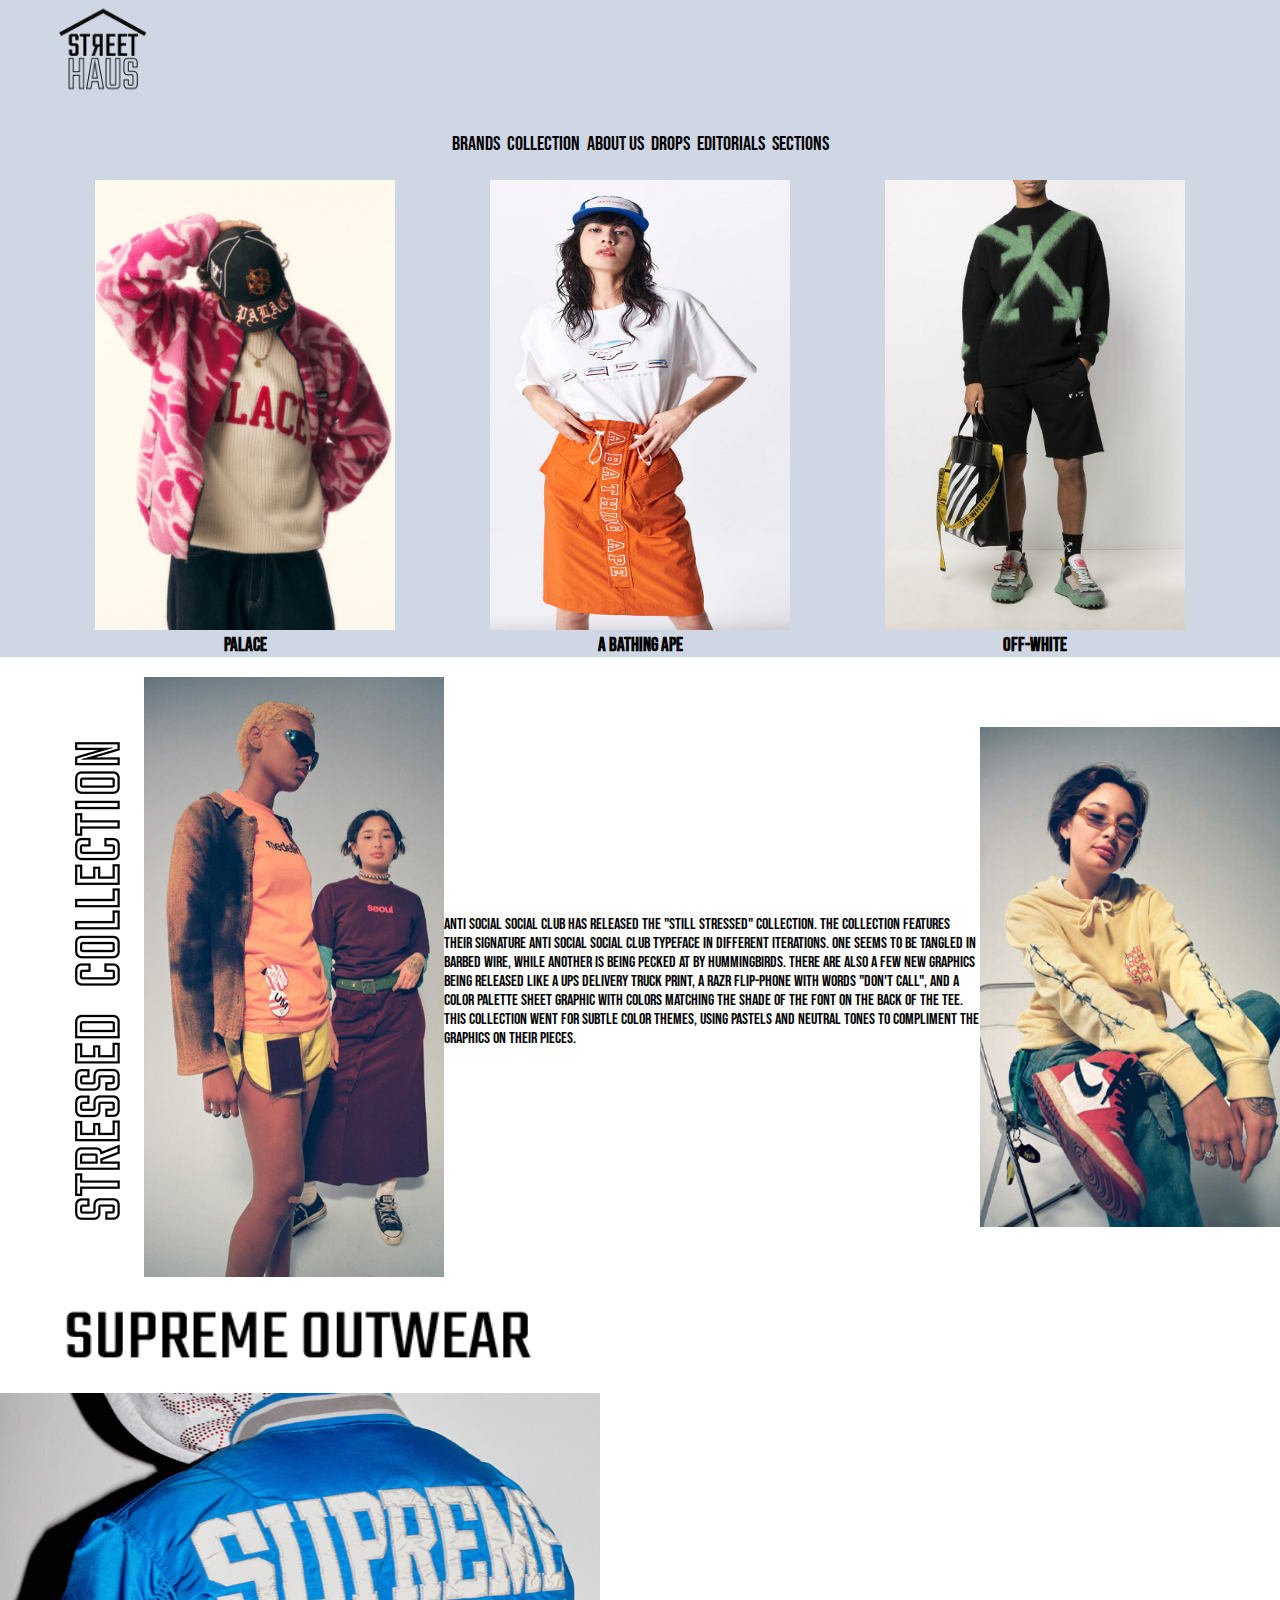
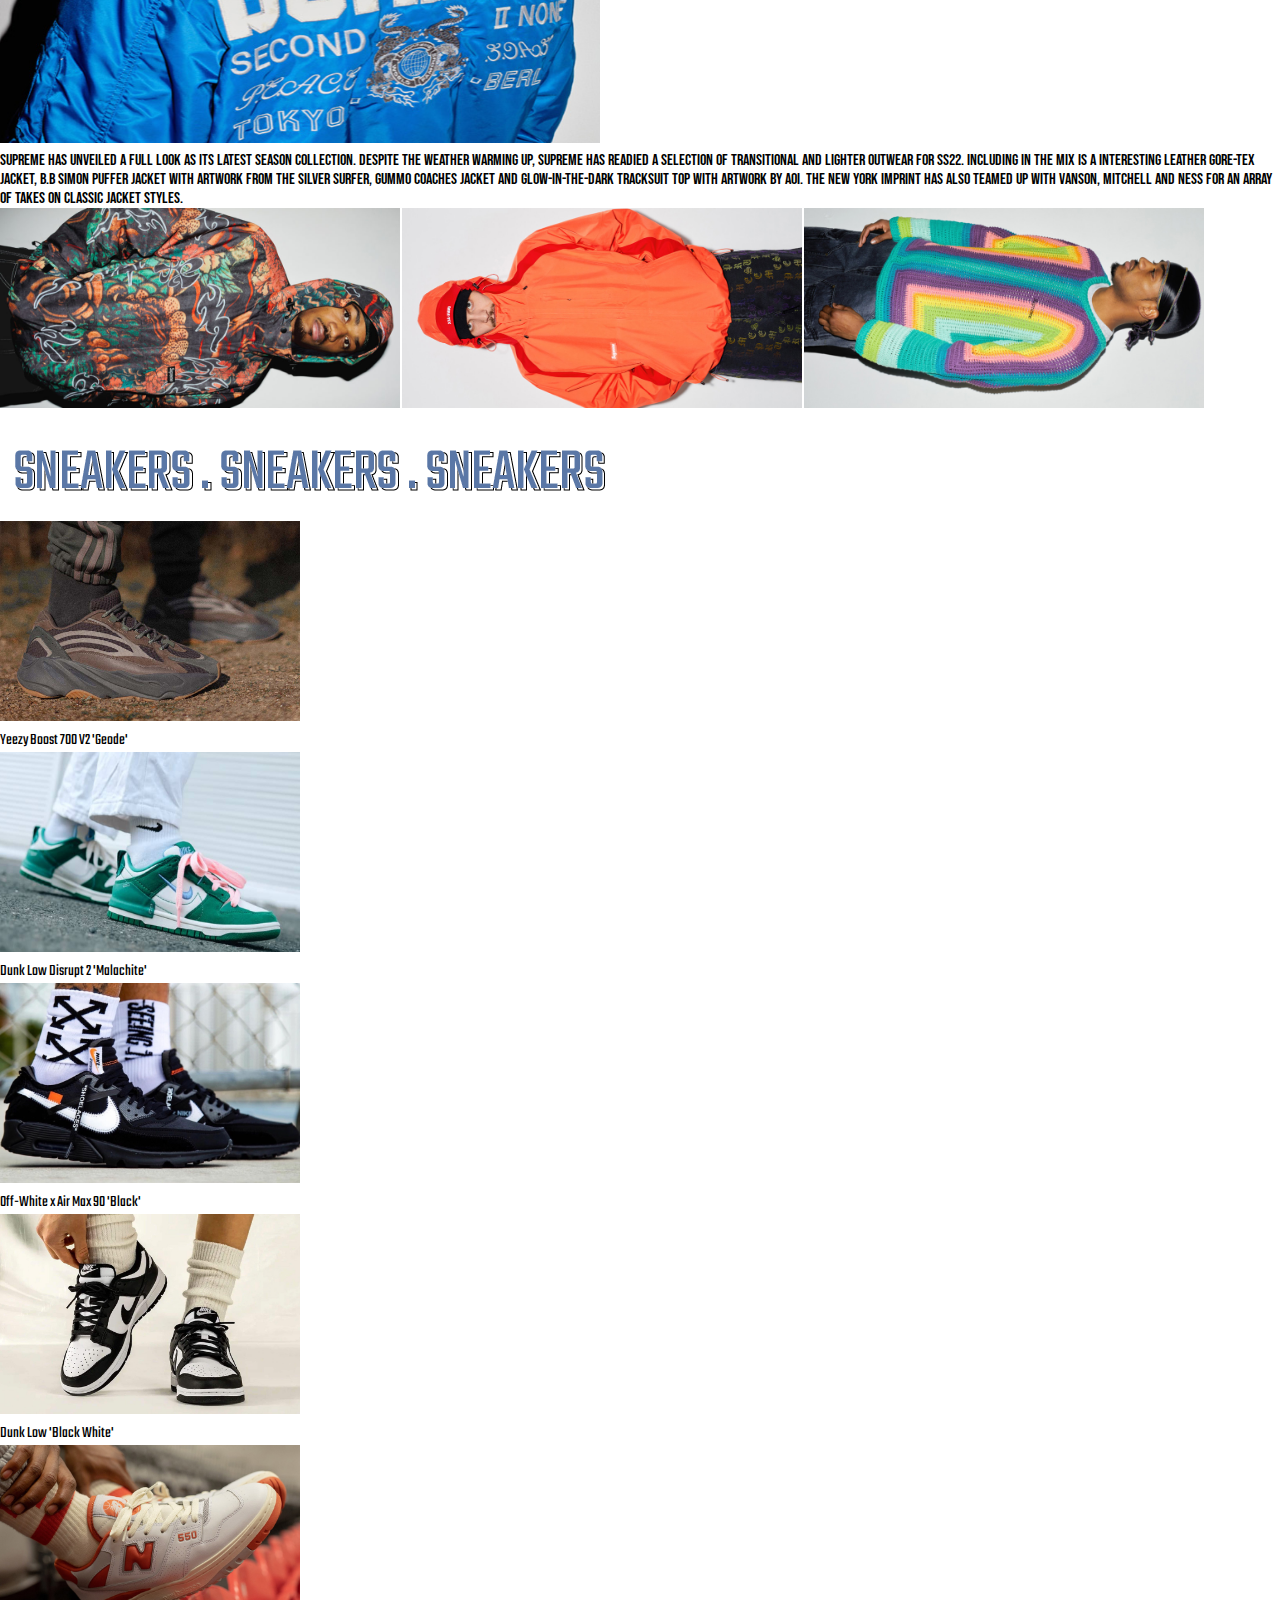
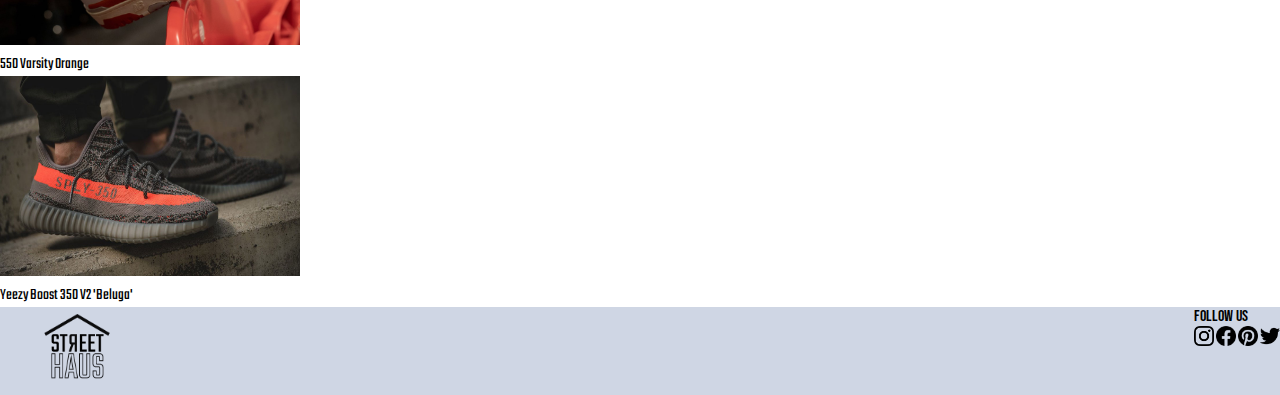
<file: index.html>
<!DOCTYPE html>
<html lan="en">
  <head>
    <meta charset="utf-8">
    <meta http-equiv="X-UA-Compatible" content="IE=edge">
    <meta name="viewpont" content="width=device-width, initial-1.0">
    <title>STREETHAUS</title>
    <link href="https://cdn.jsdelivr.net/npm/bootstrap@5.1.3/dist/css/bootstrap.min.css" rel="stylesheet" integrity="sha384-1BmE4kWBq78iYhFldvKuhfTAU6auU8tT94WrHftjDbrCEXSU1oBoqyl2QvZ6jIW3" crossorigin="anonymous">
    <link href="css/styles.css" rel="stylesheet" type="text/css">
    <link rel="preconnect" href="https://fonts.googleapis.com">
<link rel="preconnect" href="https://fonts.gstatic.com" crossorigin>
<link href="https://fonts.googleapis.com/css2?family=Bebas+Neue&family=Teko:wght@600&display=swap" rel="stylesheet">
  </head>
  <body>
  <div class="logo-container">
       <div class="col-sm text-center">
       <img src="images/Artboard 11x.png"
         width="200"
         height="100"/>
       </div>
  </div>
  <div class="nav">
      <ul class="nav-links">
          <li><a class="active" href="web.html">Brands</a></li>
          <li><a href="collections.html">Collection</a></li>
          <li><a href="contact.html">About Us</a></li>
          <li><a href="contact.html">Drops</a></li>
          <li><a href="contact.html">Editorials</a></li>
          <li><a href="contact.html">Sections</a></li>
     </div>
  <div class="top-container">
       <div>
       <img src="images/palace.jpg"
         width="300"
         height="450"/>
         <h3> PALACE </h3>
        </div>
       <div>
       <img src="images/bathingape.jpg"
         width="300"
         height="450"/>
         <h3> A BATHING APE </h3>
        </div>
       <div>
         <img src="images/offwhite.jpg"
           width="300"
           height="450"/>
           <h3> OFF-WHITE </h3>
         </div>
     </div>
     <div class="middle-container">
        <div class="row2">
          <div class="stresstitle">
            <img src="images/stressed.png" class="stressed"/>
            </div>
          <div class="col-sm">
            <img src="images/stressed1.jpg"
              width="300"
              height="600"/>
            </div>
          <div class="paragraph1">
            <p> Anti Social Social Club has released the "still Stressed" collection. The collection features their signature Anti Social Social Club typeface in different iterations. One seems to be tangled in barbed wire, while another is being pecked at by hummingbirds. There are also a few new graphics being released like a UPS delivery truck print, a Razr flip-phone with words "DON'T CALL", and a color palette sheet graphic with colors matching the shade of the font on the back of the tee. This collection went for subtle color themes, using pastels and neutral tones to compliment the graphics on their pieces.
            </p>
            </div>
          <div class="col-sm">
            <img src="images/stressed3.jpg"
              width="300"
              height="500"/>
            </div>
          </div>
        </div>
      <div class="container">
        <div class="row">
          <div class="col-sm">
            <img src="images/Artboard 2.png"
              width="600"
              height="100"/>
            </div>
          </div>
        </div>
      <div class="para">
        <div class="row">
          <div class="col-sm">
            <img src="images/supreme1.jpg"
              width="600"
              height="350"/>
              <p> Supreme has unveiled a full look as its latest season collection. Despite the weather warming up, Supreme has readied a selection of transitional and lighter outwear for SS22. Including in the mix is a interesting Leather GORE-TEX jacket, B.B Simon Puffer jacket with artwork from The Silver Surfer, Gummo Coaches jacket and glow-in-the-dark tracksuit top with artwork by AOI. The New York imprint has also teamed up with vanson, Mitchell and Ness for an array of takes on classic jacket styles. </p>
            </div>
          <div class="col-sm">
            <img src="images/supreme2.jpg"
              width="400"
              height="200"/>
            <img src="images/supreme3.jpg"
              width="400"
              height="200"/>
            <img src="images/supreme4.jpg"
              width="400"
              height="200"/>
            </div>
          </div>
        </div>
      <div class="container">
        <div class="row">
          <div class="col-sm text-center">
            <img src="images/Artboard 3.png"/>
             </div>
           </div>
         </div>
      <div class="container">
        <div class="row">
          <div class="col-sm">
            <img src="images/sneaker1.jpg"
              width="300"
              height="200"/>
             </div>
          <div class="col-sm text-center">
              Yeezy Boost 700 V2 'Geode'
             </div>
          <div class="col-sm">
            <img src="images/sneaker2.jpg"
              width="300"
              height="200"/>
             </div>
          <div class="col-sm text-center">
              Dunk Low Disrupt 2 'Malachite'
             </div>
           </div>
         </div>
      <div class="container">
        <div class="row">
          <div class="col-sm">
            <img src="images/sneaker3.jpg"
              width="300"
              height="200"/>
             </div>
          <div class="col-sm text-center">
              Off-White x Air Max 90 'Black'
             </div>
          <div class="col-sm">
            <img src="images/sneaker4.jpg"
              width="300"
              height="200"/>
             </div>
          <div class="col-sm text-center">
              Dunk Low 'Black White'
             </div>
           </div>
         </div>
       <div class="container">
        <div class="row">
          <div class="col-sm">
            <img src="images/sneaker5.jpg"
              width="300"
              height="200"/>
             </div>
          <div class="col-sm text-center">
              550 Varsity Orange
             </div>
          <div class="col-sm">
            <img src="images/sneaker6.jpg"
              width="300"
              height="200"/>
             </div>
          <div class="col-sm text-center">
              Yeezy Boost 350 V2 'Beluga'
             </div>
           </div>
         </div>
         <div class="footer">
           <div class="col-sm">
              <img src="images/Artboard 11x.png"
              width="150"
              height="80"/>
              </div>
           <div class="col-sm">

              </div>
           <div class="col-sm">
             <p> FOLLOW US </p>
             <img src="images/ig.png"
               width="20"
               height="20"/>
             <img src="images/facebook.png"
               width="20"
               height="20"/>
             <img src="images/pinterest.png"
               width="20"
               height="20"/>
             <img src="images/twitter.png"
               width="20"
               height="20"/>
               </div>
           </div>
       <script src="https://cdn.jsdelivr.net/npm/bootstrap@5.1.3/dist/js/bootstrap.bundle.min.js" integrity="sha384-ka7Sk0Gln4gmtz2MlQnikT1wXgYsOg+OMhuP+IlRH9sENBO0LRn5q+8nbTov4+1p" crossorigin="anonymous"></script>
     </body>
   </html>
</file>
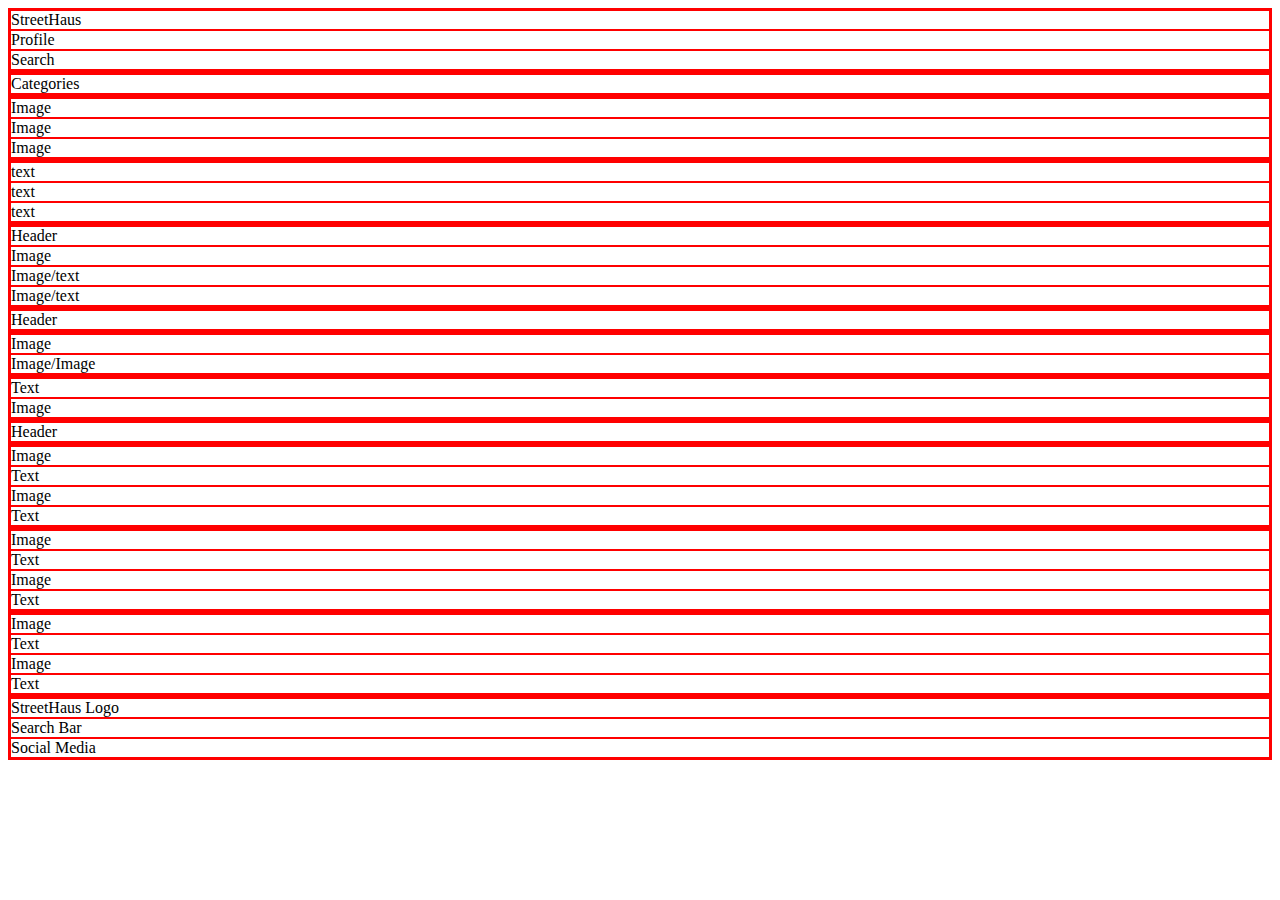
<file: alondra-2.html>
<!DOCTYPE html>
<html lan="en">
  <head>
    <title>STREETHAUS</title>
    <link href="https://cdn.jsdelivr.net/npm/bootstrap@5.1.3/dist/css/bootstrap.min.css" rel="stylesheet" integrity="sha384-1BmE4kWBq78iYhFldvKuhfTAU6auU8tT94WrHftjDbrCEXSU1oBoqyl2QvZ6jIW3" crossorigin="anonymous">
    <style>
      body div { border: 1px solid red; }
    </style>

  </head>
  <body>
  <div class="container">
      <div class="row">
       <div class="col-sm border">
          StreetHaus
        </div>
       <div class="col-sm border">
          Profile
        </div>
        <div class="col-sm border">
          Search
       </div>
     </div>
   </div>
  <div class="container">
      <div class="row">
       <div class="col-sm border text-center">
          Categories
       </div>
     </div>
   </div>
  <div class="container">
      <div class= "row">
       <div class="col-sm border">
           Image
         </div>
       <div class="col-sm border">
           Image
         </div>
       <div class="col-sm border">
           Image
         </div>
       </div>
     </div>
  <div class="container">
      <div class="row">
       <div class="col-sm border">
           text
         </div>
       <div class="col-sm border">
           text
         </div>
       <div class="col-sm border">
           text
         </div>
       </div>
     </div>
  <div class="container">
     <div class="row">
       <div class="col-sm border">
           Header
         </div>
       <div class="col-sm border">
           Image
         </div>
       <div class="col-sm border">
           Image/text
         </div>
       <div class="col-sm border">
           Image/text
         </div>
       </div>
     </div>
   <div class="container">
     <div class="row">
       <div class="col-sm border">
           Header
         </div>
       </div>
     </div>
   <div class="container">
     <div class="row">
       <div class="col-sm border">
           Image
         </div>
       <div class="col-sm border">
           Image/Image
         </div>
       </div>
     </div>
   <div class="container">
     <div class="row">
       <div class="col-sm border">
           Text
          </div>
       <div class="col-sm border">
           Image
          </div>
        </div>
      </div>
   <div class="container">
     <div class="row">
       <div class="col-sm border text-center">
           Header
          </div>
        </div>
      </div>
   <div class="container">
     <div class="row">
       <div class="col-sm border">
           Image
          </div>
       <div class="col-sm border">
           Text
          </div>
       <div class="col-sm border">
           Image
          </div>
       <div class="col-sm border">
           Text
          </div>
        </div>
      </div>
   <div class="container">
     <div class="row">
       <div class="col-sm border">
           Image
          </div>
       <div class="col-sm border">
           Text
          </div>
       <div class="col-sm border">
           Image
          </div>
       <div class="col-sm border">
           Text
          </div>
        </div>
      </div>
    <div class="container">
     <div class="row">
       <div class="col-sm border">
           Image
          </div>
       <div class="col-sm border">
           Text
          </div>
       <div class="col-sm border">
           Image
          </div>
       <div class="col-sm border">
           Text
          </div>
        </div>
      </div>
   <div class="container">
     <div class="row">
       <div class="col-sm border">
           StreetHaus Logo
          </div>
       <div class="col-sm border">
           Search Bar
          </div>
       <div class="col-sm border">
           Social Media
           </div>
         </div>
       </div>
    <script src="https://cdn.jsdelivr.net/npm/bootstrap@5.1.3/dist/js/bootstrap.bundle.min.js" integrity="sha384-ka7Sk0Gln4gmtz2MlQnikT1wXgYsOg+OMhuP+IlRH9sENBO0LRn5q+8nbTov4+1p" crossorigin="anonymous"></script>
  </body>
</html>
</file>
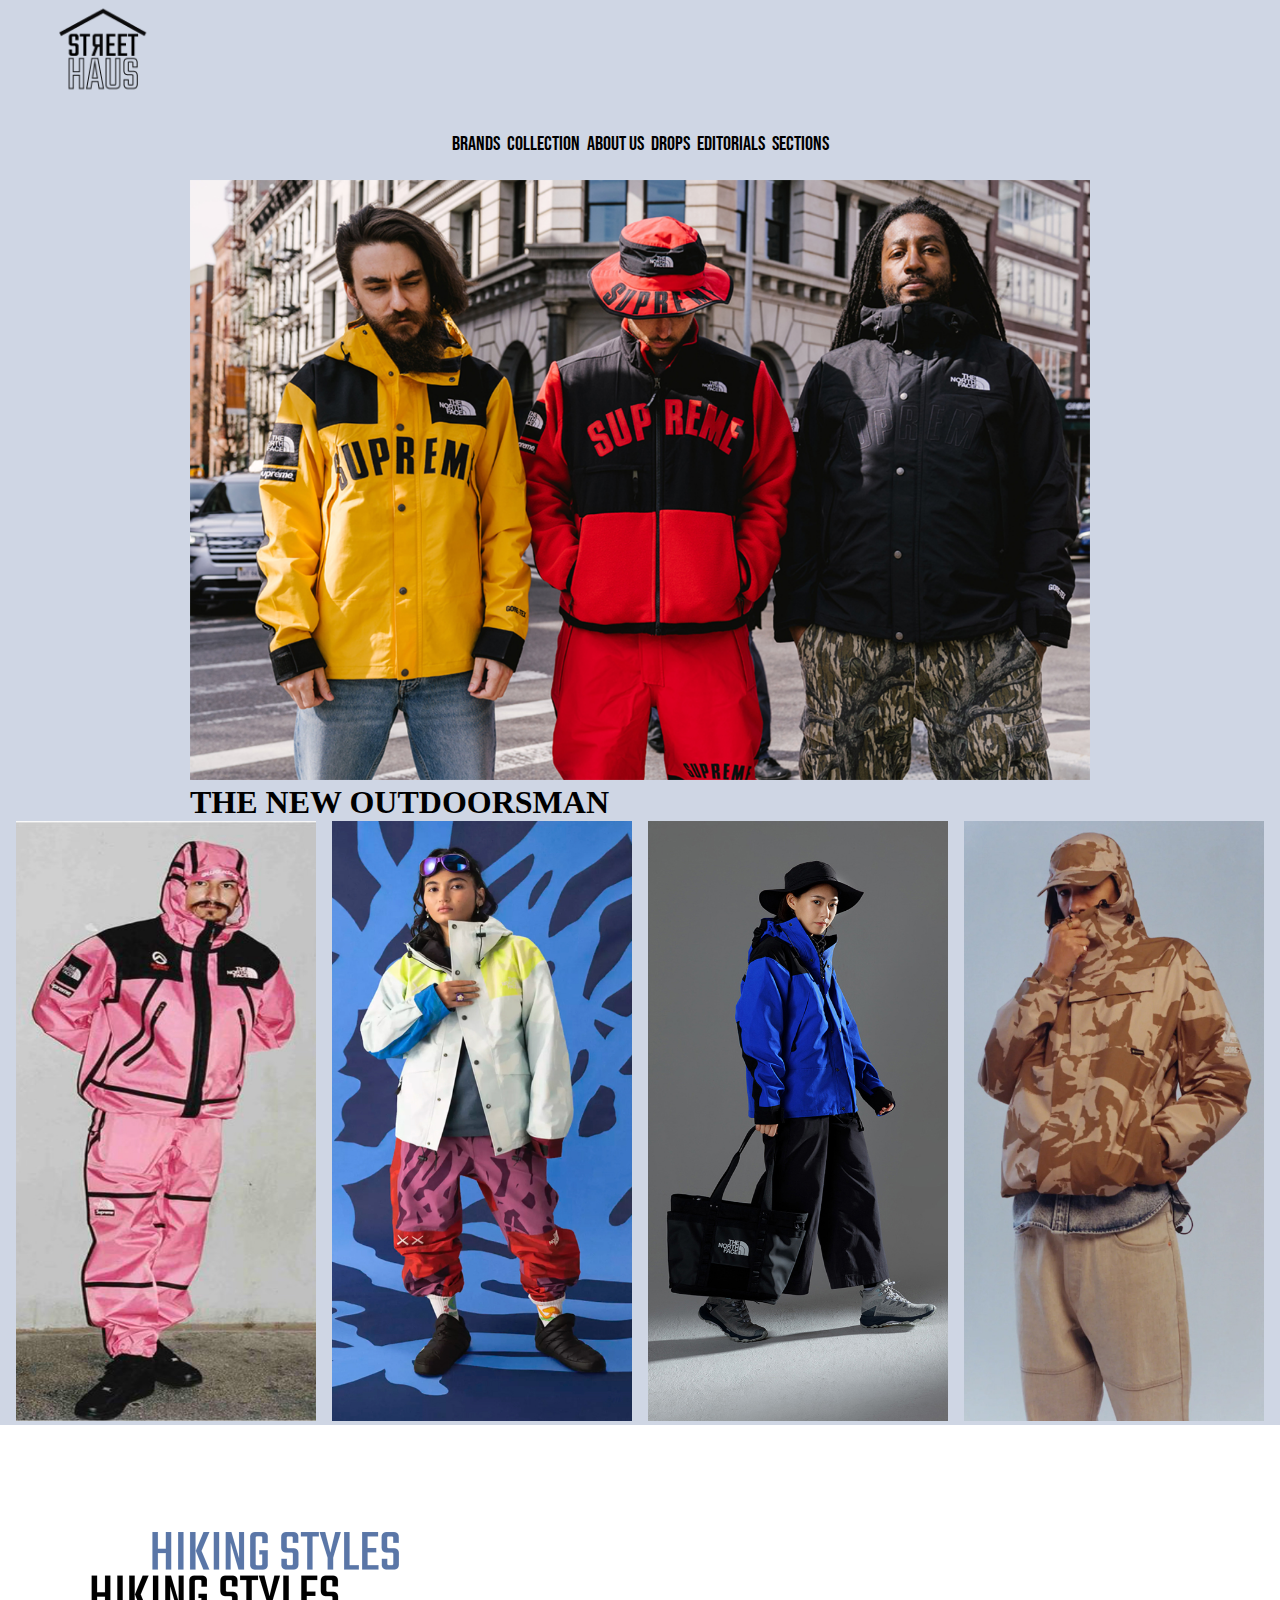
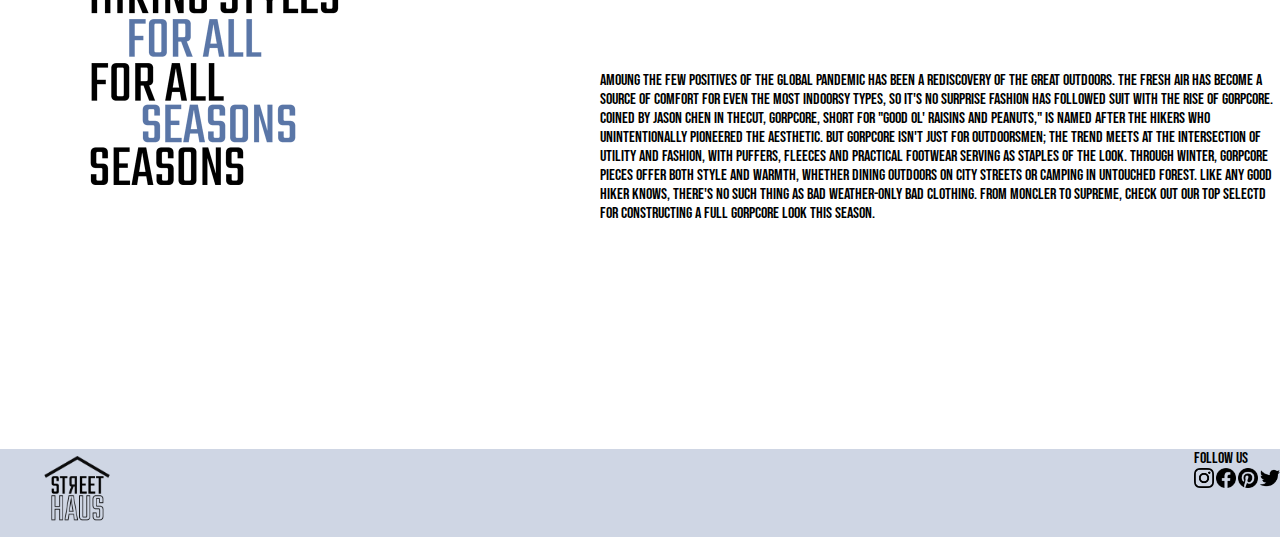
<file: collections.html>
<!DOCTYPE html>
<html lang="en">
<head>
    <meta charset="UTF-8">
    <meta http-equiv="X-UA-Compatible" content="IE=edge">
    <meta name="viewport" content="width=device-width, initial-scale=1.0">
    <title>Collections</title>
    <link href="https://cdn.jsdelivr.net/npm/bootstrap@5.1.3/dist/css/bootstrap.min.css" rel="stylesheet" integrity="sha384-1BmE4kWBq78iYhFldvKuhfTAU6auU8tT94WrHftjDbrCEXSU1oBoqyl2QvZ6jIW3" crossorigin="anonymous">
    <link href="css/styles.css" rel="stylesheet" type="text/css">
    <link rel="preconnect" href="https://fonts.googleapis.com">
<link rel="preconnect" href="https://fonts.gstatic.com" crossorigin>
<link href="https://fonts.googleapis.com/css2?family=Bebas+Neue&family=Teko:wght@600&display=swap" rel="stylesheet">

</head>
<body>
    <div class="logo-container">
        <div class="col-sm text-center">
        <img src="images/Artboard 11x.png"
          width="200"
          height="100"/>
        </div>
   </div>
   <div class="nav">
       <ul class="nav-links">
           <li><a href="web.html">Brands</a></li>
           <li><a class="active"href="collections.html">Collection</a></li>
           <li><a href="contact.html">About Us</a></li>
           <li><a href="contact.html">Drops</a></li>
           <li><a href="contact.html">Editorials</a></li>
           <li><a href="contact.html">Sections</a></li>
      </div>
    <div class="top-container">
           <div>
           <img src="images/top.png"
             width="900"
             height="600"/>
             <h1> THE NEW OUTDOORSMAN </h1>
            </div>
        </div>
        <div class="top-container">
             <div>
             <img src="images/pink.jpg"
               width="300"
               height="600"/>
              </div>
             <div>
             <img src="images/apeone.jpg"
               width="300"
               height="600"/>
              </div>
             <div>
               <img src="images/bag.jpg"
                 width="300"
                 height="600"/>
               </div>
              <div>
                <img src="images/camo.jpg"
                  width="300"
                  height="600"/>
              </div>
           </div>
           <div class="middle-container">
              <div class="row2">
                <div class="stresstitle">
                  <img src="images/hiking.png"
                  width="600"
                  height="600"/>
                  </div>
                <div class="paragraph1">
                  <p> Amoung the few positives of the global pandemic has been a rediscovery of the great outdoors. The fresh air has become a source of comfort for even the most indoorsy types, so it's no surprise fashion has followed suit with the rise of gorpcore. Coined by Jason Chen in TheCut, gorpcore, short for "good ol' raisins and peanuts," is named after the hikers who unintentionally pioneered the aesthetic. But gorpcore isn't just for outdoorsmen; the trend meets at the intersection of utility and fashion, with puffers, fleeces and practical footwear serving as staples of the look. Through winter, gorpcore pieces offer both style and warmth, whether dining outdoors on city streets or camping in untouched forest. Like any good hiker knows, there's no such thing as bad weather-only bad clothing. From Moncler to Supreme, check out our top selectd for constructing a full gorpcore look this season.
                  </p>
                  </div>
                </div>
              </div>




      <div class="footer">
        <div class="col-sm">
           <img src="images/Artboard 11x.png"
           width="150"
           height="80"/>
           </div>
        <div class="col-sm">

           </div>
        <div class="col-sm">
          <p> FOLLOW US </p>
          <img src="images/ig.png"
            width="20"
            height="20"/>
          <img src="images/facebook.png"
            width="20"
            height="20"/>
          <img src="images/pinterest.png"
            width="20"
            height="20"/>
          <img src="images/twitter.png"
            width="20"
            height="20"/>
            </div>
        </div>
     <script src="https://cdn.jsdelivr.net/npm/bootstrap@5.1.3/dist/js/bootstrap.bundle.min.js" integrity="sha384-ka7Sk0Gln4gmtz2MlQnikT1wXgYsOg+OMhuP+IlRH9sENBO0LRn5q+8nbTov4+1p" crossorigin="anonymous"></script>
</body>
</html>
</file>
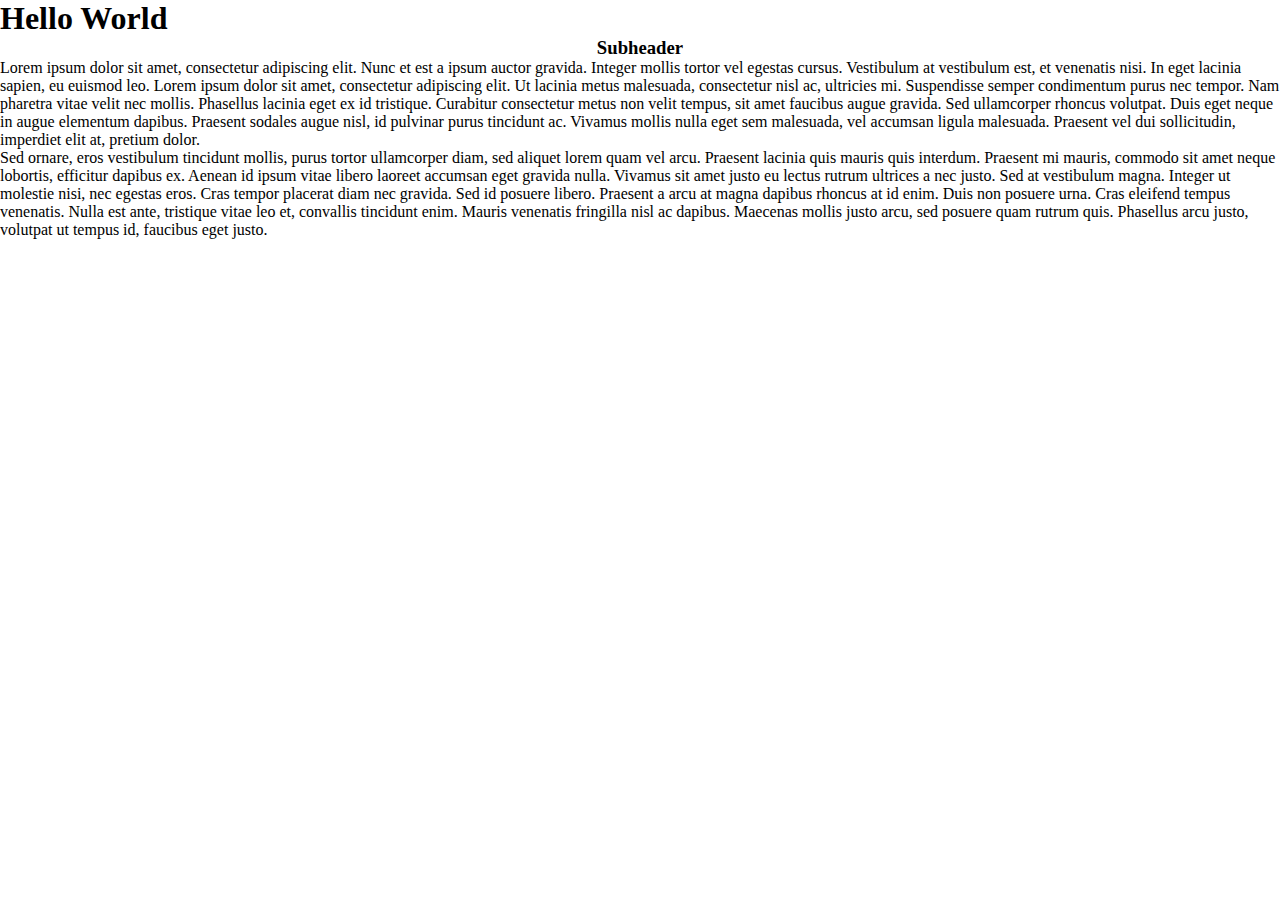
<file: excersise.html>
<!DOCTYPE html>
    <html lang="en">
<head>
  <title>GPHD 135</title>
  <link href="css/styles.css" type="text/css" rel="stylesheet"/>
</head>
<body>

<h1>Hello World</h1>
<h3>Subheader</h3>
<p class="sidebar">Lorem ipsum dolor sit amet, consectetur adipiscing elit. Nunc et est a ipsum auctor gravida. Integer mollis tortor vel egestas cursus. Vestibulum at vestibulum est, et venenatis nisi. In eget lacinia sapien, eu euismod leo. Lorem ipsum dolor sit amet, consectetur adipiscing elit. Ut lacinia metus malesuada, consectetur nisl ac, ultricies mi. Suspendisse semper condimentum purus nec tempor. Nam pharetra vitae velit nec mollis. Phasellus lacinia eget ex id tristique. Curabitur consectetur metus non velit tempus, sit amet faucibus augue gravida. Sed ullamcorper rhoncus volutpat. Duis eget neque in augue elementum dapibus. Praesent sodales augue nisl, id pulvinar purus tincidunt ac. Vivamus mollis nulla eget sem malesuada, vel accumsan ligula malesuada. Praesent vel dui sollicitudin, imperdiet elit at, pretium dolor.</p>
<p>Sed ornare, eros vestibulum tincidunt mollis, purus tortor ullamcorper diam, sed aliquet lorem quam vel arcu. Praesent lacinia quis mauris quis interdum. Praesent mi mauris, commodo sit amet neque lobortis, efficitur dapibus ex. Aenean id ipsum vitae libero laoreet accumsan eget gravida nulla. Vivamus sit amet justo eu lectus rutrum ultrices a nec justo. Sed at vestibulum magna. Integer ut molestie nisi, nec egestas eros. Cras tempor placerat diam nec gravida. Sed id posuere libero. Praesent a arcu at magna dapibus rhoncus at id enim. Duis non posuere urna. Cras eleifend tempus venenatis. Nulla est ante, tristique vitae leo et, convallis tincidunt enim. Mauris venenatis fringilla nisl ac dapibus. Maecenas mollis justo arcu, sed posuere quam rutrum quis. Phasellus arcu justo, volutpat ut tempus id, faucibus eget justo.</p>

</body>
</html>
</file>
<file: css/styles.css>
/********logo, title, nav, nav-link**********************/
*{
  padding: 0;
  margin: 0;
  box-sizing: border-box;
}
.nav{
  background-color: #CFD6E4;
  display :flex;
  justify-content: space-around;
  align-items: center;
  min-height: 8vh;
}
.nav-links{
  display: flex;
  justify-content: space-around;
  width: 30%;
}
.nav-links li{
  list-style: none;
}
.nav-links li a:hover:not(.active){
  color: #A07258;
}
.nav-links li a{
  text-decoration: none;
  color: black;
  font-family: Bebas Neue;
  font-size: 20px;
}
h3{
  text-align: center;
  font-family: Bebas Neue;
}
.row2{
  display: flex;
  align-items: center;
  justify-content: center;
}
.stressed {
  object-fit: cover;
  object-position: bottom;
  padding-left:50px;
}
#col-border{
  background-color:#CFD6E4;
  width:20%;
  padding: 0 20px 0 20px;
  border-radius:8px;
}
.col-sm.border > p{
  background-color:#CFD6E4;
  width:83.5%;
  padding: 0 20px 0 20px;
  text-align: left;
  display: flex;
  flex-shrink: 2;
  justify-content:center;
  align-items:center;


}
.button:hover{
  color:#A07258;
}
.button-2{
  text-transform: uppercase;
  background-color:#c78f6f;
  color: white;
  display:inline-block;
  letter-spacing:2px;
  font-family: Bebas Neue;
  font-size: 20px;
  display:flex;
  justify-content:center;
  align-items: center;
  padding:20px 30px;
  text-decoration: none;
  border-radius:8px;
  width:250px;
  margin-left:200px;
}
.button-2:hover{
  color:#A07258;
}
.button-3{
  text-transform: uppercase;
  background-color:#c78f6f;
  color: white;
  display:inline-block;
  letter-spacing:2px;
  font-family: Bebas Neue;
  font-size: 20px;
  display:flex;
  justify-content:center;
  align-items: center;
  text-decoration: none;
  border-radius:8px;
  width:250px;
  margin-bottom:0;
  padding-bottom:0;
  margin-top:60px;
  height: 70px;

}
.button{
  text-transform: uppercase;
  background-color:#c78f6f;
  color: white;
  display:inline-block;
  letter-spacing:2px;
  font-family: Bebas Neue;
  font-size: 20px;
  display:flex;
  justify-content:center;
  align-items: center;
  padding:20px 30px;
  width:250px;
  text-decoration: none;
  border-radius:8px;
}
/***********Containers, footer***************/
.logo-container{
  background-color: #CFD6E4;
}
.top-container{
  background: #CFD6E4;
  display: flex;
  width: 100%;
  flex-wrap: wrap;
  justify-content: space-evenly;
}
.footer{
  display: flex;
  background-color:#CFD6E4;
  justify-content: space-between;
}
.title-container{
  text-align: center;
  display:flex;
  justify-content: center;
  align-items: center;
}
.third-container{
  display:flex;
  flex-wrap: wrap;
}
.button:hover{
  color:#A07258;
}
.final-container{
  display:flex;
}
.second-to-last-container{
  display:flex;
}
.third-to-last-container{
  background-color:#CFD6E4;
  display:flex;
  padding-left:40px;
}
.middle-container{
  padding-top: 20px;
  justify-content: space-between;
  flex-wrap: wrap;
}
p{
  font-family: Bebas Neue;
}
.col-sm{
  font-family: Teko;
}
</file>
